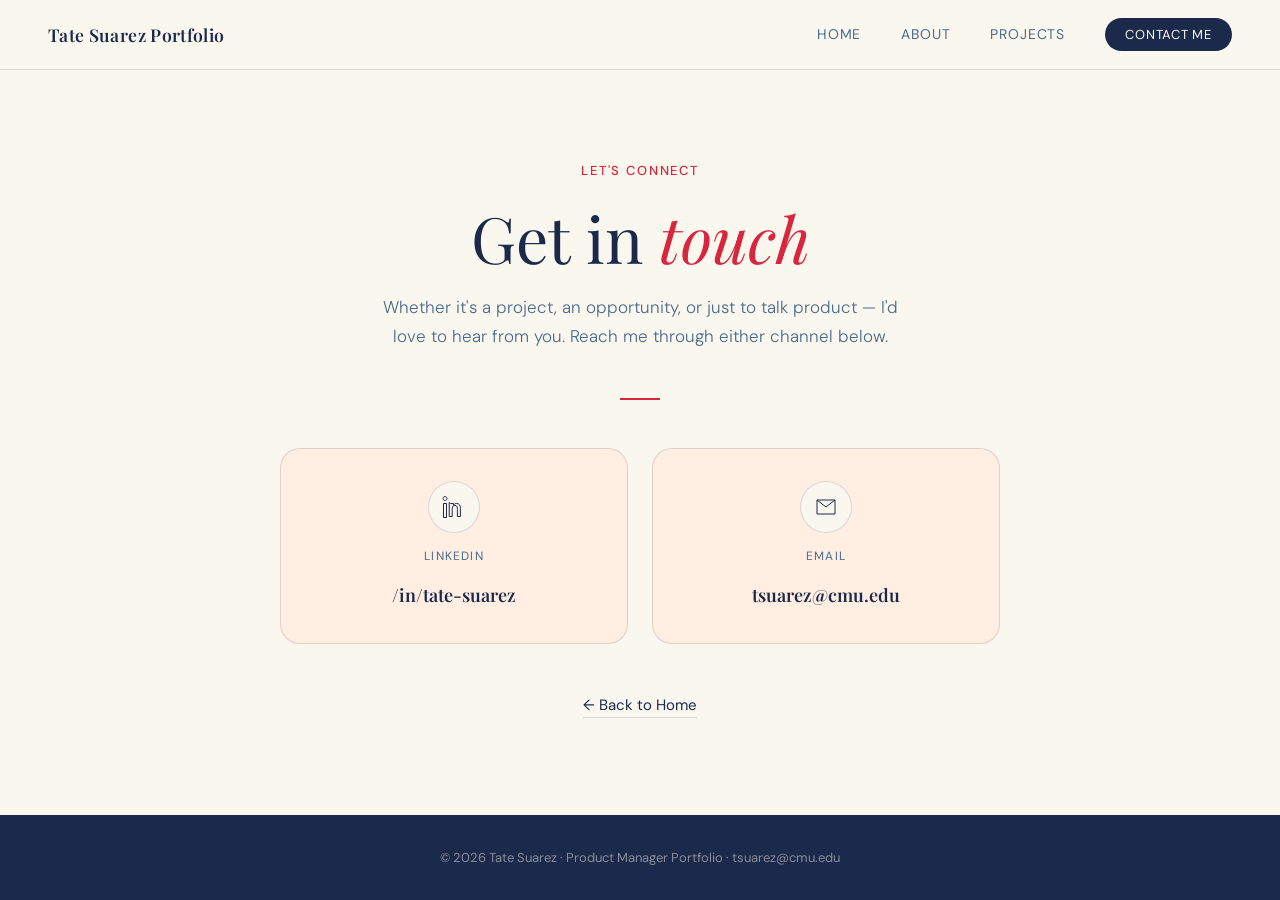
<file: contact.html>
<!DOCTYPE html>
<html lang="en">
<head>
<meta charset="UTF-8" />
<meta name="viewport" content="width=device-width, initial-scale=1.0" />
<title>Contact — Tate Suarez</title>
<link href="https://fonts.googleapis.com/css2?family=Playfair+Display:ital,wght@0,400;0,600;1,400&family=DM+Sans:wght@300;400;500&display=swap" rel="stylesheet" />
<link rel="stylesheet" href="styles/contact.css" />
</head>
<body>

<!-- NAV -->
<nav>
  <a href="index.html" class="nav-logo">Tate Suarez Portfolio</a>
  <button class="nav-toggle" id="nav-toggle" aria-label="Toggle navigation menu" aria-expanded="false" aria-controls="nav-links">
    <span></span><span></span><span></span>
  </button>
  <ul class="nav-links" id="nav-links">
    <li><a href="index.html#home">Home</a></li>
    <li><a href="index.html#about">About</a></li>
    <li><a href="index.html#work">Projects</a></li>
    <li><a href="contact.html" class="nav-cta">Contact Me</a></li>
  </ul>
</nav>

<script>
(function(){
  const toggle = document.getElementById('nav-toggle');
  const links = document.getElementById('nav-links');
  if (!toggle || !links) return;
  toggle.addEventListener('click', function(){
    const isOpen = links.classList.toggle('open');
    toggle.classList.toggle('open', isOpen);
    toggle.setAttribute('aria-expanded', String(isOpen));
  });
  links.querySelectorAll('a').forEach(function(a){
    a.addEventListener('click', function(){
      links.classList.remove('open');
      toggle.classList.remove('open');
      toggle.setAttribute('aria-expanded', 'false');
    });
  });
})();
</script>

<main>
  <div class="contact-wrap">
    <p class="contact-eyebrow">Let's Connect</p>
    <h1 class="contact-heading">Get in <em>touch</em></h1>
    <p class="contact-sub">Whether it's a project, an opportunity, or just to talk product — I'd love to hear from you. Reach me through either channel below.</p>
    <div class="divider"></div>

    <div class="contact-cards">
      <a href="https://www.linkedin.com/in/tate-suarez/" target="_blank" rel="noopener" class="contact-card">
        <div class="contact-icon">
          <svg viewBox="0 0 24 24"><path d="M4.98 3.5C4.98 4.6 4.1 5.5 3 5.5S1 4.6 1 3.5 1.9 1.5 3 1.5s1.98.9 1.98 2zM1.5 8.5h3v14h-3v-14zM8.5 8.5h2.9v1.9h.04c.4-.76 1.4-1.9 3.06-1.9 3.27 0 3.9 2.16 3.9 4.97v8.03h-3v-7.12c0-1.7-.03-3.9-2.4-3.9-2.4 0-2.77 1.87-2.77 3.78v7.24h-3v-14z"/></svg>
        </div>
        <span class="contact-card-label">LinkedIn</span>
        <span class="contact-card-value">/in/tate-suarez</span>
      </a>

      <a href="mailto:tsuarez@cmu.edu" class="contact-card">
        <div class="contact-icon">
          <svg viewBox="0 0 24 24"><path d="M3 5h18v14H3V5zm0 0l9 7 9-7"/></svg>
        </div>
        <span class="contact-card-label">Email</span>
        <span class="contact-card-value">tsuarez@cmu.edu</span>
      </a>
    </div>

    <a href="index.html" class="btn-secondary">← Back to Home</a>
  </div>
</main>

<!-- FOOTER -->
<footer>
  <p>© 2026 Tate Suarez &middot; Product Manager Portfolio &middot; <a href="mailto:tsuarez@cmu.edu">tsuarez@cmu.edu</a></p>
</footer>

</body>
</html>
</file>
<file: styles/contact.css>
*, *::before, *::after { box-sizing: border-box; margin: 0; padding: 0; }

  :root {
    --cream: #faf7ef;
    --ink: #1B2A4A;
    --ink-light: #4A6B8A;
    --accent: #D7263D;
    --accent-soft: #ffeee1;
    --border: rgba(27,42,74,0.15);
    --serif: 'Playfair Display', Georgia, serif;
    --sans: 'DM Sans', system-ui, sans-serif;
  }

  html { scroll-behavior: smooth; }

  body {
    font-family: var(--sans);
    background: var(--cream);
    color: var(--ink);
    font-size: 16px;
    line-height: 1.65;
    min-height: 100vh;
    display: flex;
    flex-direction: column;
  }

  /* NAV */
  nav {
    position: fixed;
    top: 0; left: 0; right: 0;
    z-index: 100;
    display: flex;
    align-items: center;
    justify-content: space-between;
    padding: 1.25rem 3rem;
    background: var(--cream);
    border-bottom: 1px solid var(--border);
  }

  .nav-logo {
    font-family: var(--serif);
    font-size: 1.1rem;
    font-weight: 600;
    color: var(--ink);
    text-decoration: none;
    letter-spacing: 0.02em;
  }

  .nav-links {
    display: flex;
    gap: 2.5rem;
    list-style: none;
  }

  .nav-links a {
    text-decoration: none;
    color: var(--ink-light);
    font-size: 0.875rem;
    font-weight: 400;
    letter-spacing: 0.06em;
    text-transform: uppercase;
    transition: color 0.2s;
  }

  .nav-links a:hover { color: var(--ink); }

  .nav-cta {
    background: var(--ink);
    color: var(--cream) !important;
    padding: 0.5rem 1.25rem;
    border-radius: 100px;
    font-size: 0.8125rem !important;
    transition: background 0.2s !important;
  }

  .nav-cta:hover { background: var(--accent) !important; color: var(--ink) !important; }

  .nav-toggle {
    display: none;
    flex-direction: column;
    justify-content: center;
    gap: 5px;
    width: 32px;
    height: 32px;
    background: none;
    border: none;
    padding: 0;
    cursor: pointer;
    z-index: 110;
  }

  .nav-toggle span {
    display: block;
    width: 100%;
    height: 2px;
    background: var(--ink);
    border-radius: 2px;
    transition: transform 0.25s ease, opacity 0.25s ease;
  }

  .nav-toggle.open span:nth-child(1) { transform: translateY(7px) rotate(45deg); }
  .nav-toggle.open span:nth-child(2) { opacity: 0; }
  .nav-toggle.open span:nth-child(3) { transform: translateY(-7px) rotate(-45deg); }

  /* MAIN */
  main {
    flex: 1;
    display: flex;
    align-items: center;
    justify-content: center;
    padding: 9rem 3rem 5rem;
  }

  .contact-wrap {
    max-width: 720px;
    width: 100%;
    text-align: center;
  }

  .contact-eyebrow {
    font-size: 0.8125rem;
    letter-spacing: 0.14em;
    text-transform: uppercase;
    color: var(--accent);
    font-weight: 500;
    margin-bottom: 1.25rem;
  }

  .contact-heading {
    font-family: var(--serif);
    font-size: clamp(2.5rem, 5vw, 4rem);
    font-weight: 400;
    line-height: 1.12;
    margin-bottom: 1.25rem;
  }

  .contact-heading em { font-style: italic; color: var(--accent); }

  .contact-sub {
    font-size: 1.0625rem;
    color: var(--ink-light);
    max-width: 520px;
    margin: 0 auto 3rem;
    font-weight: 300;
  }

  .divider { width: 40px; height: 2px; background: var(--accent); margin: 0 auto 3rem; }

  .contact-cards {
    display: grid;
    grid-template-columns: 1fr 1fr;
    gap: 1.5rem;
    margin-bottom: 3rem;
  }

  .contact-card {
    background: var(--accent-soft);
    border: 1px solid var(--border);
    border-radius: 20px;
    padding: 2rem 1.5rem;
    text-decoration: none;
    color: inherit;
    display: flex;
    flex-direction: column;
    align-items: center;
    gap: 0.9rem;
    transition: transform 0.25s, box-shadow 0.25s;
  }

  .contact-card:hover {
    transform: translateY(-6px);
    box-shadow: 0 20px 48px rgba(27,42,74,0.12);
  }

  .contact-icon {
    width: 52px;
    height: 52px;
    border-radius: 50%;
    background: var(--cream);
    display: flex;
    align-items: center;
    justify-content: center;
    border: 1px solid var(--border);
  }

  .contact-icon svg { width: 24px; height: 24px; stroke: var(--ink); fill: none; }

  .contact-card-label {
    font-size: 0.75rem;
    letter-spacing: 0.1em;
    text-transform: uppercase;
    color: var(--ink-light);
  }

  .contact-card-value {
    font-family: var(--serif);
    font-size: 1.125rem;
    font-weight: 600;
    color: var(--ink);
    word-break: break-word;
  }

  .contact-note {
    font-size: 0.8125rem;
    color: var(--ink-light);
    opacity: 0.75;
  }

  .btn-secondary {
    color: var(--ink);
    text-decoration: none;
    font-size: 0.9375rem;
    font-weight: 400;
    border-bottom: 1px solid var(--border);
    padding-bottom: 2px;
    transition: border-color 0.2s;
  }

  .btn-secondary:hover { border-color: var(--ink); }

  /* FOOTER */
  footer {
    background: var(--ink);
    color: rgba(245,240,232,0.5);
    text-align: center;
    padding: 2rem 3rem;
    font-size: 0.8125rem;
  }

  footer a { color: rgba(245,240,232,0.5); text-decoration: none; }
  footer a:hover { color: var(--cream); }

  @media (max-width: 600px) {
    .nav-toggle { display: flex; }
    .nav-links {
      display: none;
      position: absolute;
      top: 100%;
      left: 0;
      right: 0;
      flex-direction: column;
      align-items: flex-start;
      gap: 1.25rem;
      background: var(--cream);
      border-bottom: 1px solid var(--border);
      padding: 1.5rem 1.5rem 2rem;
      box-shadow: 0 16px 28px rgba(27,42,74,0.08);
    }
    .nav-links.open { display: flex; }
    .contact-cards { grid-template-columns: 1fr; }
    main { padding: 8rem 1.5rem 4rem; }
  }
</file>
